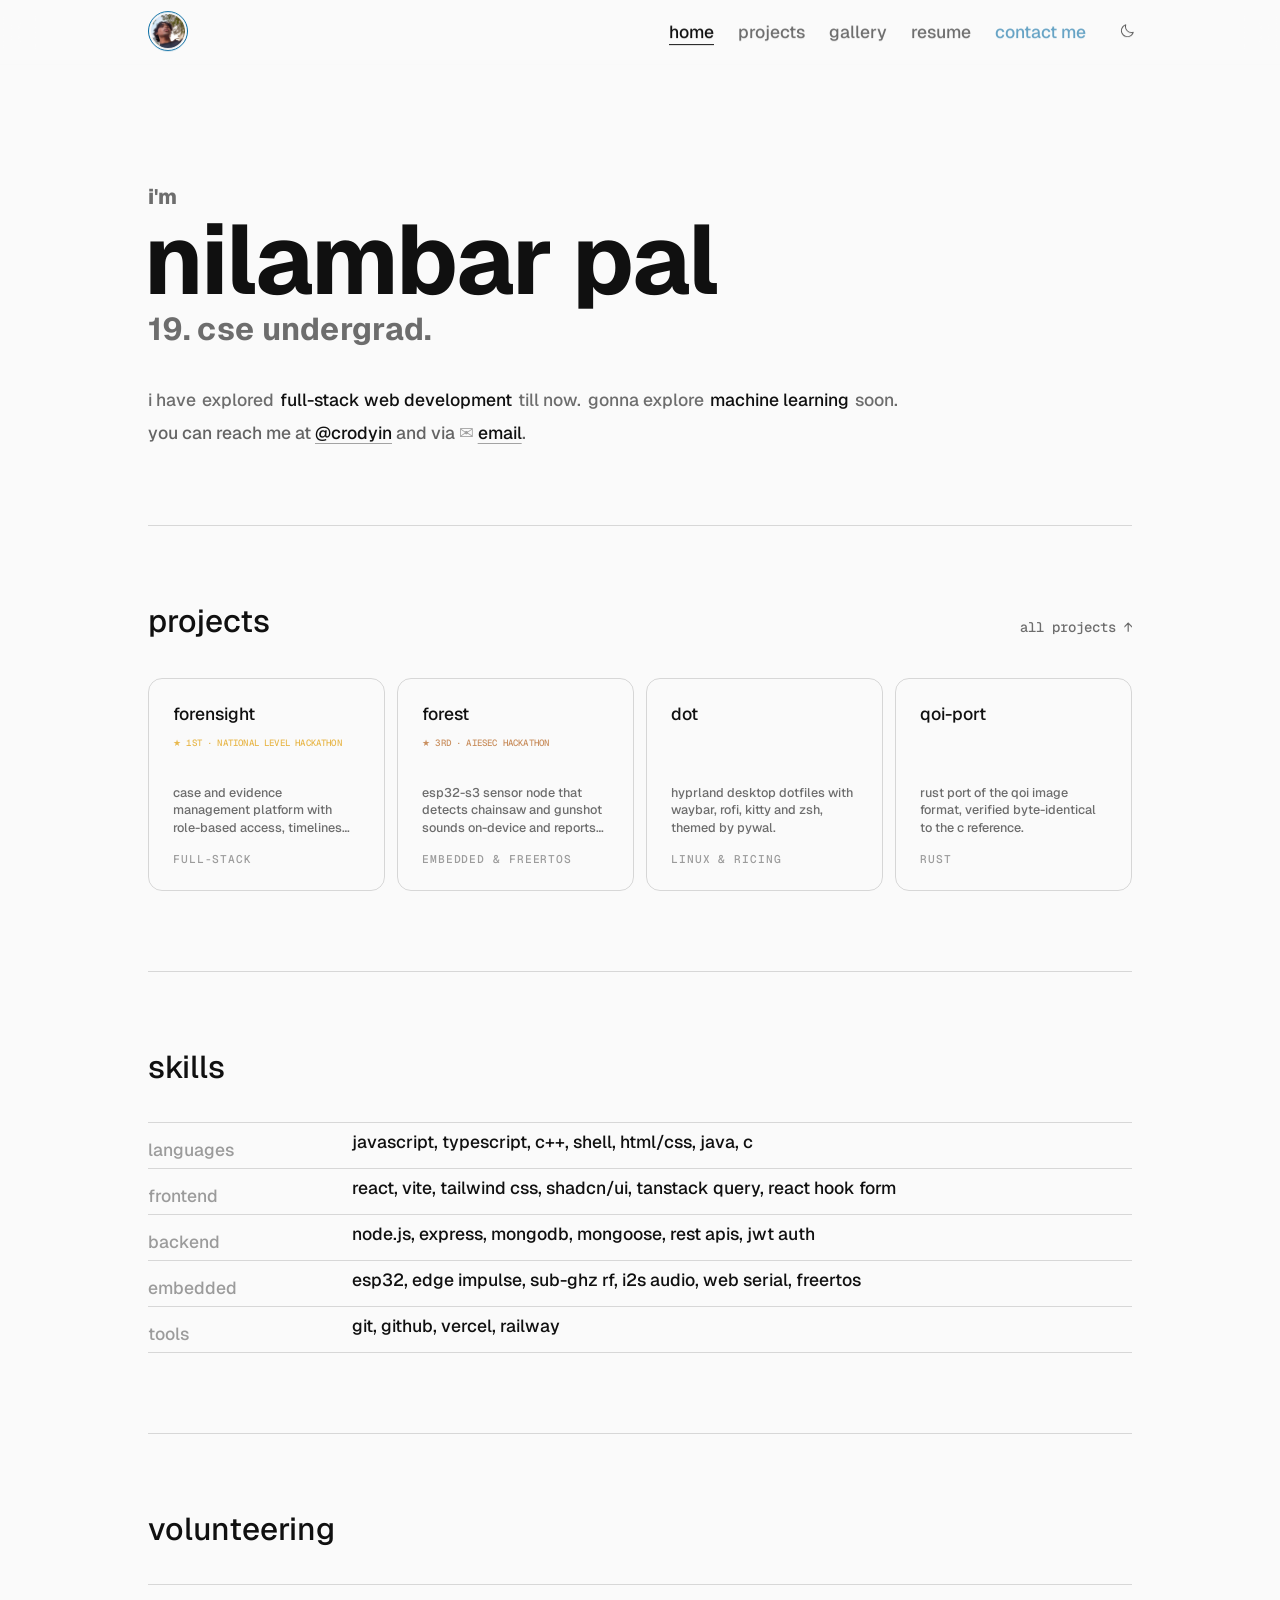
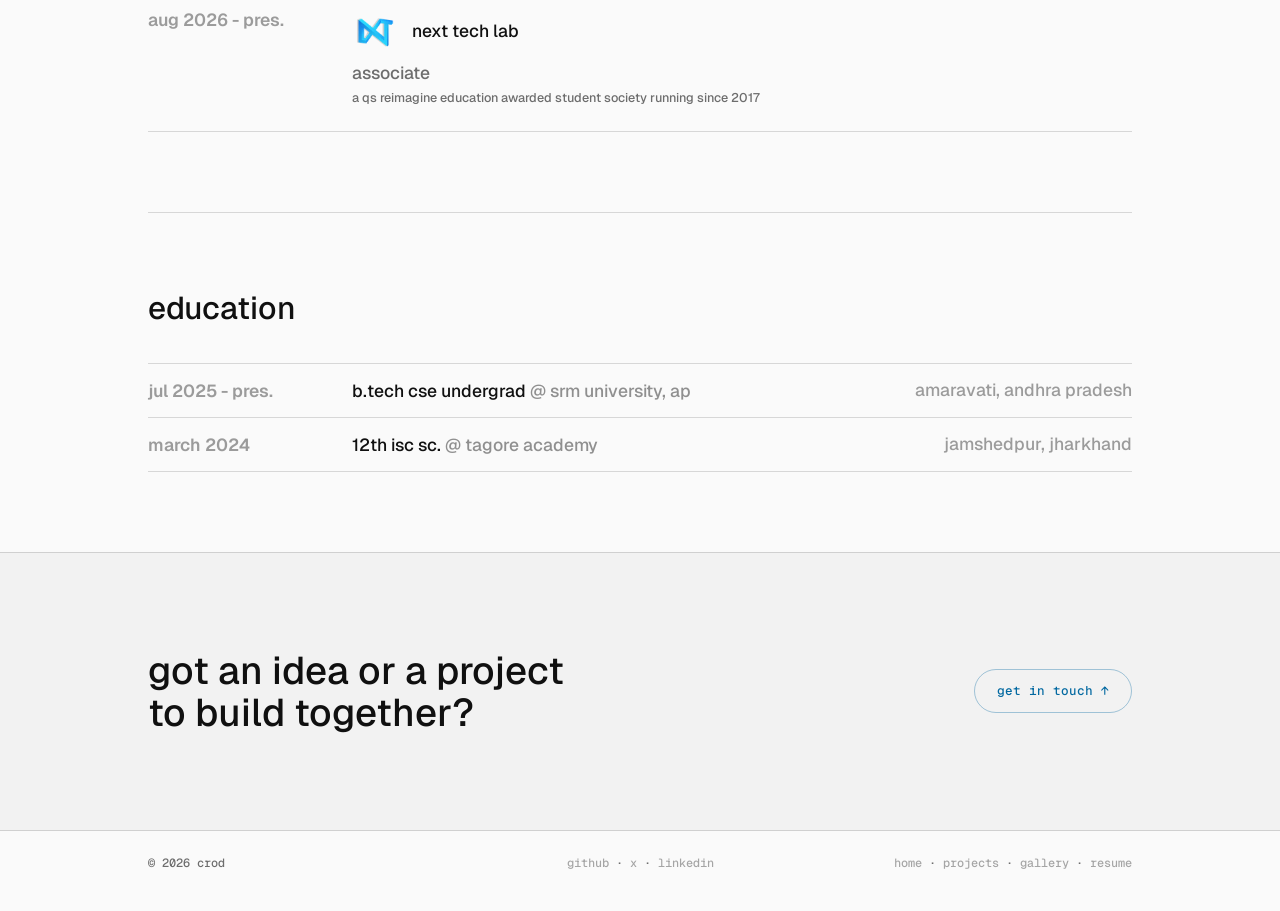
<file: index.html>
<!DOCTYPE html>
<html lang="en">
<head>
<meta charset="UTF-8">
<meta name="viewport" content="width=device-width, initial-scale=1.0">
<title>nilambar pal</title>
<meta name="description" content="nilambar pal, 19. cse undergrad. explored full-stack web development, embedded systems and more.">
<link rel="preconnect" href="https://fonts.googleapis.com">
<link rel="preconnect" href="https://fonts.gstatic.com" crossorigin>
<link href="https://fonts.googleapis.com/css2?family=Geist:wght@400;500;600;700;800&family=Geist+Mono:wght@400;500&display=swap" rel="stylesheet">
<link rel="icon" href="favicon.ico" sizes="16x16 32x32 48x48">
<link rel="icon" href="photos/favicon.png" type="image/png">
<link rel="apple-touch-icon" href="apple-touch-icon.png">
<link rel="stylesheet" href="styles.css?v=10">
<meta name="theme-color" content="#000000">
<script>try{var t=localStorage.getItem("crod-theme");if(t!=="light"&&t!=="dark"){t=matchMedia("(prefers-color-scheme: light)").matches?"light":"dark";}document.documentElement.setAttribute("data-theme",t);}catch(e){}</script>
</head>
<body id="top">
<a class="skip" href="#main">skip to content</a>

<header class="site-nav" role="banner">
  <div class="container nav-inner">
    <div class="nav-brand">
      <button class="nav-avatar" type="button" aria-label="change profile photo" aria-pressed="false"><img src="photos/pfp-2.png" alt="nilambar pal" width="56" height="56"></button>
    </div>
    <nav aria-label="primary">
      <a href="#top" data-nav="top">home</a>
      <a href="projects.html">projects</a>
      <a href="gallery.html">gallery</a>
      <a href="resume.pdf" target="_blank" rel="noopener noreferrer">resume</a>
      <a href="#contact" data-nav="contact">contact me</a>
    </nav>
    <button id="theme-btn" class="theme-btn" type="button" aria-label="switch to light mode"><svg class="icon-sun" viewBox="0 0 256 256" fill="currentColor" aria-hidden="true"><path d="M120,40V16a8,8,0,0,1,16,0V40a8,8,0,0,1-16,0Zm72,88a64,64,0,1,1-64-64A64.07,64.07,0,0,1,192,128Zm-16,0a48,48,0,1,0-48,48A48.05,48.05,0,0,0,176,128ZM58.34,69.66A8,8,0,0,0,69.66,58.34l-16-16A8,8,0,0,0,42.34,53.66Zm0,116.68-16,16a8,8,0,0,0,11.32,11.32l16-16a8,8,0,0,0-11.32-11.32ZM192,72a8,8,0,0,0,5.66-2.34l16-16a8,8,0,0,0-11.32-11.32l-16,16A8,8,0,0,0,192,72Zm5.66,114.34a8,8,0,0,0-11.32,11.32l16,16a8,8,0,0,0,11.32-11.32ZM48,128a8,8,0,0,0-8-8H16a8,8,0,0,0,0,16H40A8,8,0,0,0,48,128Zm80,80a8,8,0,0,0-8,8v24a8,8,0,0,0,16,0V216A8,8,0,0,0,128,208Zm112-88H216a8,8,0,0,0,0,16h24a8,8,0,0,0,0-16Z"/></svg><svg class="icon-moon" viewBox="0 0 256 256" fill="currentColor" aria-hidden="true"><path d="M233.54,142.23a8,8,0,0,0-8-2,88.08,88.08,0,0,1-109.8-109.8,8,8,0,0,0-10-10,104.84,104.84,0,0,0-52.91,37A104,104,0,0,0,136,224a103.09,103.09,0,0,0,62.52-20.88,104.84,104.84,0,0,0,37-52.91A8,8,0,0,0,233.54,142.23ZM188.9,190.34A88,88,0,0,1,65.66,67.11a89,89,0,0,1,31.4-26A106,106,0,0,0,96,56,104.11,104.11,0,0,0,200,160a106,106,0,0,0,14.92-1.06A89,89,0,0,1,188.9,190.34Z"/></svg></button>
    <button id="menu-btn" class="menu-btn" type="button" aria-label="open menu" aria-expanded="false"><span class="burger-lines" aria-hidden="true"><i></i><i></i><i></i></span></button>
  </div>
</header>

<main id="main">
  <!-- hero -->
  <section class="hero" aria-labelledby="name-heading">
   <div class="container">
    <p class="hero-eyebrow">i'm</p>
    <h1 id="name-heading" class="hero-name">nilambar pal</h1>
    <p class="hero-sub">19. cse undergrad.</p>

    <p class="hero-line hero-line-one">
      <span class="lead">i have</span>
      <span class="lead">explored</span>
      <span class="roller-stack" id="roller-a" aria-live="off" aria-hidden="true">
        <span class="roller-phrase is-active">full-stack web development</span>
        <span class="roller-phrase">embedded systems</span>
        <span class="roller-phrase">how to larp in tech</span>
      </span>
      <span class="tail">till now.</span>
      <span class="hero-break" aria-hidden="true"></span>
      <span class="lead">gonna explore</span>
      <span class="roller-stack" id="roller-b" aria-live="off" aria-hidden="true">
        <span class="roller-phrase is-active">machine learning</span>
        <span class="roller-phrase">web3</span>
        <span class="roller-phrase">random stuff</span>
      </span>
      <span class="tail">soon.</span>
    </p>

    <p class="visually-hidden">i have explored full-stack web development, embedded systems and how to larp in tech till now. gonna explore machine learning, web3 and random stuff soon.</p>

    <p class="reach-line">you can reach me at <a class="keyword" href="https://x.com/crodyin" target="_blank" rel="noopener noreferrer">@crodyin</a> and via <span class="mail-mark" aria-hidden="true">&#9993;</span> <a class="keyword" href="mailto:crodyyyyy@gmail.com">email</a>.</p>
   </div>
  </section>

  <!-- projects -->
  <section id="projects" class="section" aria-labelledby="projects-heading">
   <div class="container">
    <div class="section-head">
      <h2 id="projects-heading" class="section-heading">projects</h2>
      <a class="all-link" href="projects.html">all projects <span class="all-arrow" aria-hidden="true">&#8593;</span></a>
    </div>
    <div id="project-grid" class="project-box">
      <div class="skeleton-cell" aria-hidden="true"></div>
      <div class="skeleton-cell" aria-hidden="true"></div>
      <div class="skeleton-cell" aria-hidden="true"></div>
      <div class="skeleton-cell" aria-hidden="true"></div>
    </div>
   </div>
  </section>

  <!-- activity -->
  <section id="activity" class="section" aria-labelledby="activity-heading" hidden>
   <div class="container">
    <div class="section-head">
      <h2 id="activity-heading" class="section-heading">github activity</h2>
      <p class="activity-total" id="activity-total"></p>
    </div>
    <div class="activity-scroll">
      <div class="activity-months" id="activity-months" aria-hidden="true"></div>
      <div class="activity-grid" id="activity-grid" role="img" aria-label="github contribution activity for the last year"></div>
    </div>
    <div class="activity-legend" aria-hidden="true"><span>less</span><span class="sw lv0"></span><span class="sw lv1"></span><span class="sw lv2"></span><span class="sw lv3"></span><span class="sw lv4"></span><span>more</span></div>
   </div>
  </section>

  <!-- skills -->
  <section id="skills" class="section" aria-labelledby="skills-heading">
   <div class="container">
    <h2 id="skills-heading" class="section-heading">skills</h2>
    <div class="skill-rows">
      <div class="skill-row">
        <p class="skill-label">languages</p>
        <div class="skill-pills"><span>javascript</span><span>typescript</span><span>c++</span><span>shell</span><span>html/css</span><span>java</span><span>c</span></div>
      </div>
      <div class="skill-row">
        <p class="skill-label">frontend</p>
        <div class="skill-pills"><span>react</span><span>vite</span><span>tailwind css</span><span>shadcn/ui</span><span>tanstack query</span><span>react hook form</span></div>
      </div>
      <div class="skill-row">
        <p class="skill-label">backend</p>
        <div class="skill-pills"><span>node.js</span><span>express</span><span>mongodb</span><span>mongoose</span><span>rest apis</span><span>jwt auth</span></div>
      </div>
      <div class="skill-row">
        <p class="skill-label">embedded</p>
        <div class="skill-pills"><span>esp32</span><span>edge impulse</span><span>sub-ghz rf</span><span>i2s audio</span><span>web serial</span><span>freertos</span></div>
      </div>
      <div class="skill-row">
        <p class="skill-label">tools</p>
        <div class="skill-pills"><span>git</span><span>github</span><span>vercel</span><span>railway</span></div>
      </div>
    </div>
   </div>
  </section>

  <!-- volunteering -->
  <section id="volunteering" class="section" aria-labelledby="vol-heading">
   <div class="container">
    <h2 id="vol-heading" class="section-heading">volunteering</h2>
    <div class="vol-row">
      <p class="vol-dates">aug 2026 - pres.</p>
      <div class="vol-main">
        <div class="vol-head">
          <img class="vol-logo" src="photos/NTLlogo.webp" alt="next tech lab logo" width="88" height="88">
          <p class="vol-org">next tech lab</p>
        </div>
        <p class="vol-role">associate</p>
        <p class="vol-desc">a qs reimagine education awarded student society running since 2017</p>
      </div>
    </div>
   </div>
  </section>

  <!-- education -->
  <section id="education" class="section" aria-labelledby="edu-heading">
   <div class="container">
    <h2 id="edu-heading" class="section-heading">education</h2>
    <div class="vol-row edu-row">
      <p class="vol-dates">jul 2025 - pres.</p>
      <div class="vol-main">
        <p class="vol-org">b.tech cse undergrad <span class="edu-at">@ srm university, ap</span></p>
      </div>
      <p class="vol-loc">amaravati, andhra pradesh</p>
    </div>
    <div class="vol-row edu-row">
      <p class="vol-dates">march 2024</p>
      <div class="vol-main">
        <p class="vol-org">12th isc sc. <span class="edu-at">@ tagore academy</span></p>
      </div>
      <p class="vol-loc">jamshedpur, jharkhand</p>
    </div>
   </div>
  </section>
</main>

<!-- contact + footer -->
<section id="contact" class="contact-band" aria-labelledby="contact-heading">
  <div class="container contact-inner">
    <h2 id="contact-heading" class="contact-title">got an idea or a project to build together?</h2>
    <a class="contact-btn" href="https://x.com/crodyin" target="_blank" rel="noopener noreferrer">get in touch <span class="contact-arrow" aria-hidden="true">&#8593;</span></a>
  </div>
</section>

<footer class="site-footer">
  <div class="container footer-inner">
    <p>&copy; 2026 crod</p>
    <p class="footer-links"><a href="https://github.com/crodyy" target="_blank" rel="noopener noreferrer">github</a> <span aria-hidden="true">&middot;</span> <a href="https://x.com/crodyy" target="_blank" rel="noopener noreferrer">x</a> <span aria-hidden="true">&middot;</span> <a href="https://www.linkedin.com/in/nilambar-pal/" target="_blank" rel="noopener noreferrer">linkedin</a></p>
    <p class="footer-links"><a href="#top">home</a> <span aria-hidden="true">&middot;</span> <a href="projects.html">projects</a> <span aria-hidden="true">&middot;</span> <a href="gallery.html">gallery</a> <span aria-hidden="true">&middot;</span> <a href="resume.pdf" target="_blank" rel="noopener noreferrer">resume</a></p>
  </div>
</footer>

<canvas id="burst" class="burst-canvas" aria-hidden="true"></canvas>

<script src="script.js?v=6"></script>
</body>
</html>
</file>
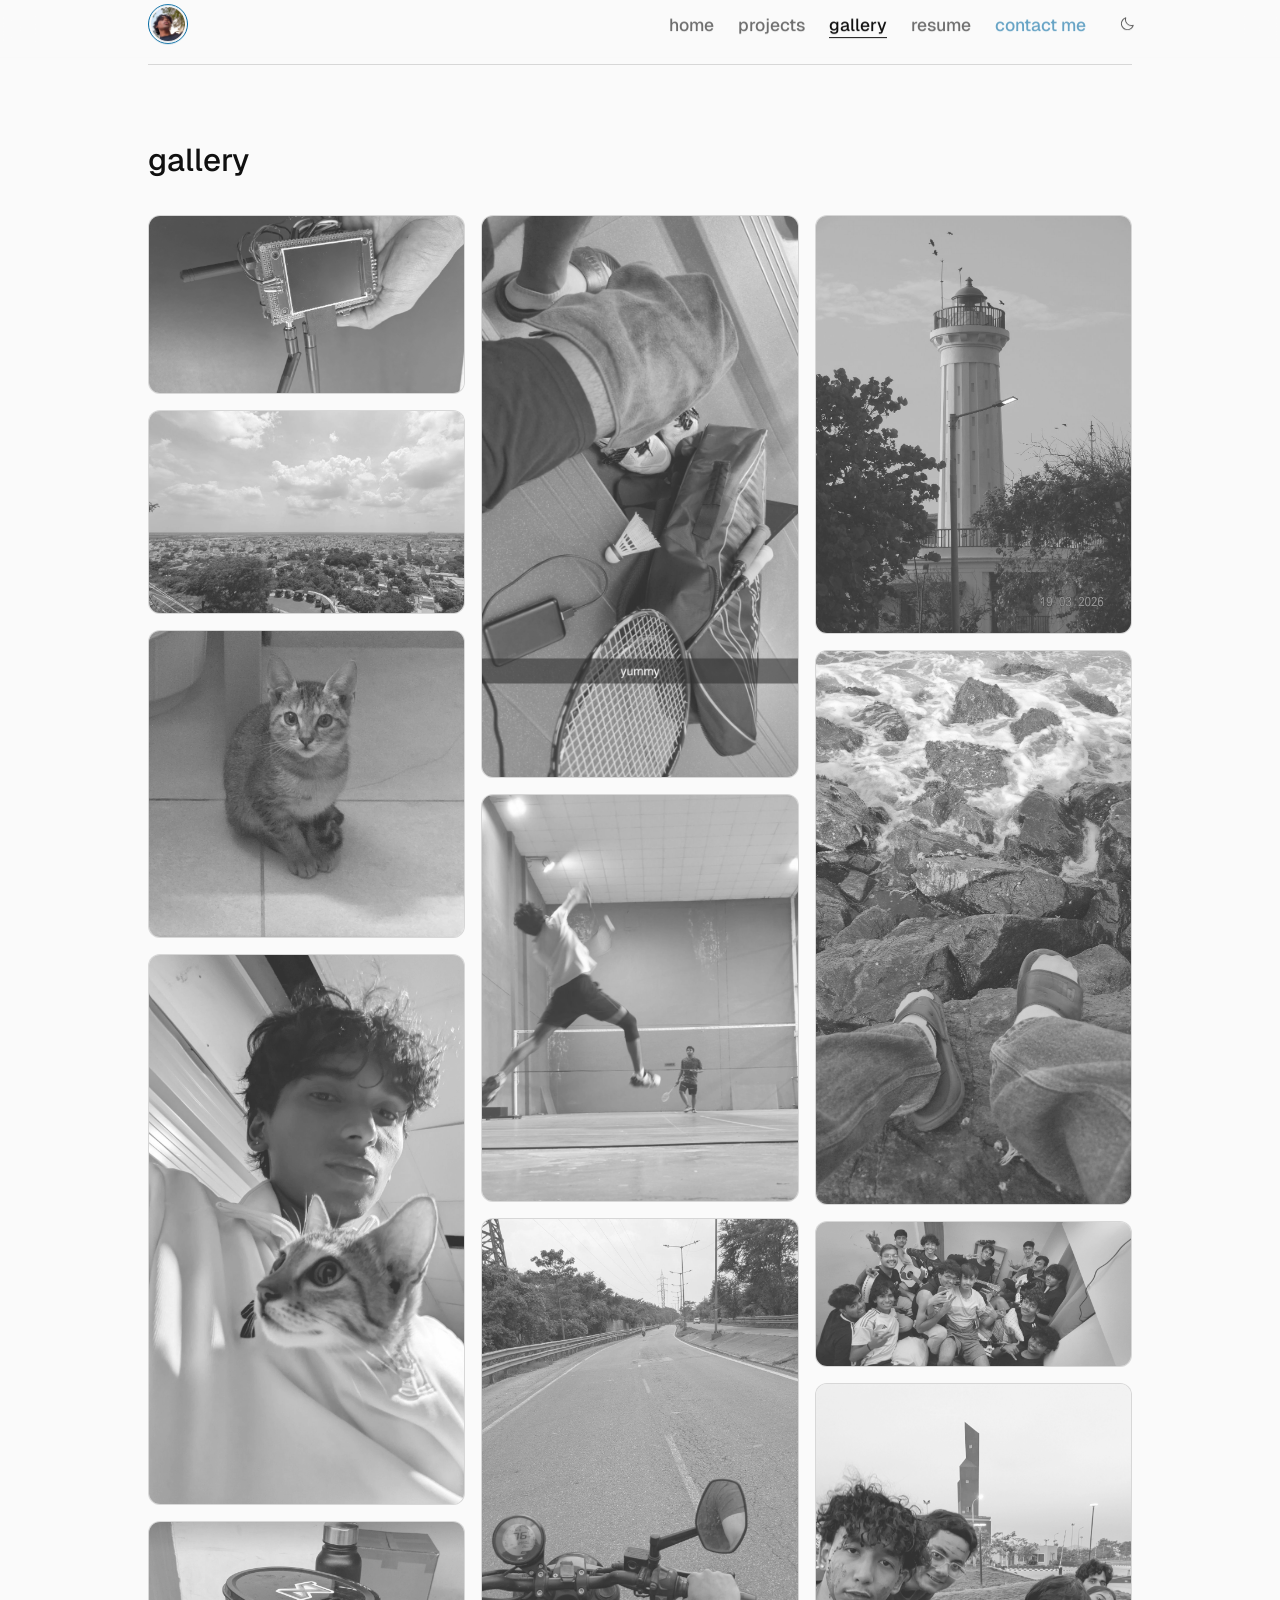
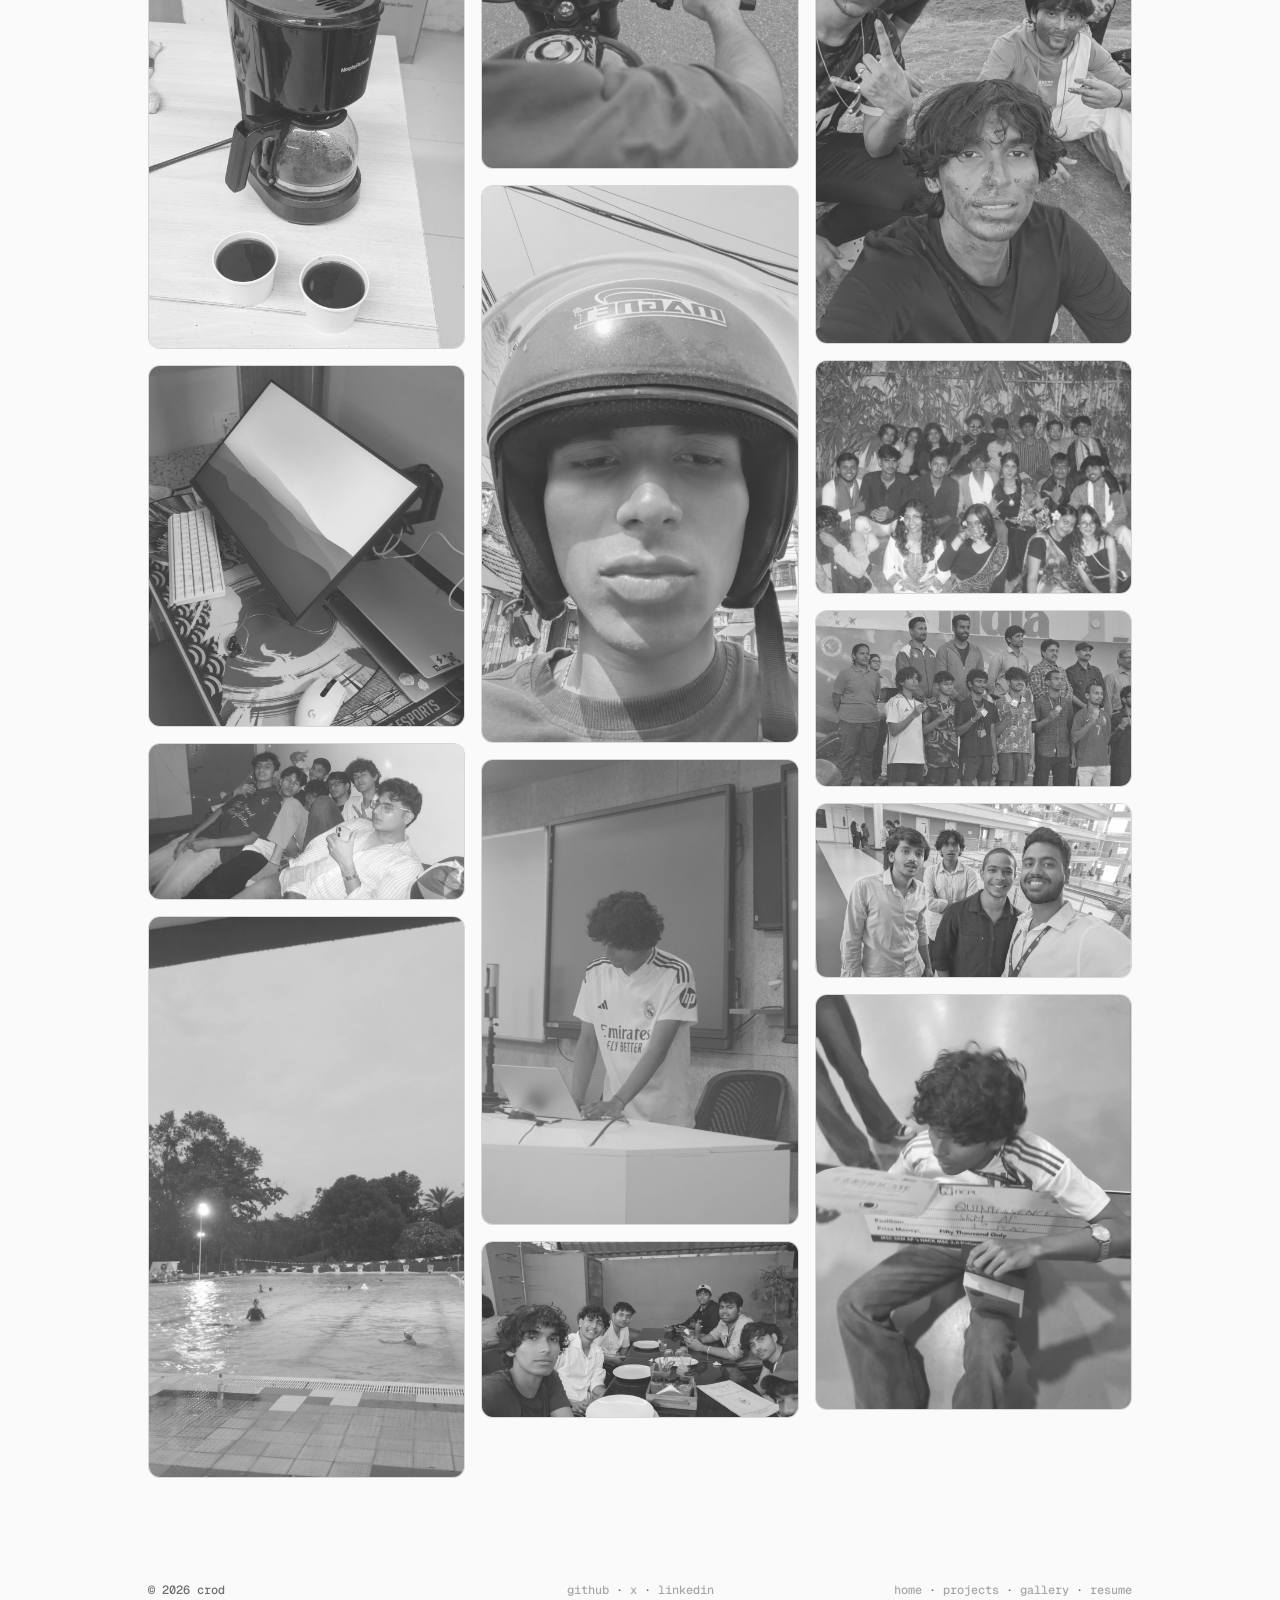
<file: gallery.html>
<!DOCTYPE html>
<html lang="en">
<head>
<meta charset="UTF-8">
<meta name="viewport" content="width=device-width, initial-scale=1.0">
<title>gallery - nilambar pal</title>
<meta name="description" content="gallery - nilambar pal.">
<link rel="preconnect" href="https://fonts.googleapis.com">
<link rel="preconnect" href="https://fonts.gstatic.com" crossorigin>
<link href="https://fonts.googleapis.com/css2?family=Geist:wght@400;500;600;700;800&family=Geist+Mono:wght@400;500&display=swap" rel="stylesheet">
<link rel="icon" href="favicon.ico" sizes="16x16 32x32 48x48">
<link rel="icon" href="photos/favicon.png" type="image/png">
<link rel="apple-touch-icon" href="apple-touch-icon.png">
<link rel="stylesheet" href="styles.css?v=10">
<meta name="theme-color" content="#000000">
<script>try{var t=localStorage.getItem("crod-theme");if(t!=="light"&&t!=="dark"){t=matchMedia("(prefers-color-scheme: light)").matches?"light":"dark";}document.documentElement.setAttribute("data-theme",t);}catch(e){}</script>
</head>
<body id="top">
<a class="skip" href="#main">skip to content</a>

<header class="site-nav" role="banner">
  <div class="container nav-inner">
    <div class="nav-brand">
      <button class="nav-avatar" type="button" aria-label="change profile photo" aria-pressed="false"><img src="photos/pfp-2.png" alt="nilambar pal" width="56" height="56"></button>
    </div>
    <nav aria-label="primary">
      <a href="index.html">home</a>
      <a href="projects.html">projects</a>
      <a href="gallery.html" class="is-active" aria-current="page">gallery</a>
      <a href="resume.pdf" target="_blank" rel="noopener noreferrer">resume</a>
      <a href="index.html#contact">contact me</a>
    </nav>
    <button id="theme-btn" class="theme-btn" type="button" aria-label="switch to light mode"><svg class="icon-sun" viewBox="0 0 256 256" fill="currentColor" aria-hidden="true"><path d="M120,40V16a8,8,0,0,1,16,0V40a8,8,0,0,1-16,0Zm72,88a64,64,0,1,1-64-64A64.07,64.07,0,0,1,192,128Zm-16,0a48,48,0,1,0-48,48A48.05,48.05,0,0,0,176,128ZM58.34,69.66A8,8,0,0,0,69.66,58.34l-16-16A8,8,0,0,0,42.34,53.66Zm0,116.68-16,16a8,8,0,0,0,11.32,11.32l16-16a8,8,0,0,0-11.32-11.32ZM192,72a8,8,0,0,0,5.66-2.34l16-16a8,8,0,0,0-11.32-11.32l-16,16A8,8,0,0,0,192,72Zm5.66,114.34a8,8,0,0,0-11.32,11.32l16,16a8,8,0,0,0,11.32-11.32ZM48,128a8,8,0,0,0-8-8H16a8,8,0,0,0,0,16H40A8,8,0,0,0,48,128Zm80,80a8,8,0,0,0-8,8v24a8,8,0,0,0,16,0V216A8,8,0,0,0,128,208Zm112-88H216a8,8,0,0,0,0,16h24a8,8,0,0,0,0-16Z"/></svg><svg class="icon-moon" viewBox="0 0 256 256" fill="currentColor" aria-hidden="true"><path d="M233.54,142.23a8,8,0,0,0-8-2,88.08,88.08,0,0,1-109.8-109.8,8,8,0,0,0-10-10,104.84,104.84,0,0,0-52.91,37A104,104,0,0,0,136,224a103.09,103.09,0,0,0,62.52-20.88,104.84,104.84,0,0,0,37-52.91A8,8,0,0,0,233.54,142.23ZM188.9,190.34A88,88,0,0,1,65.66,67.11a89,89,0,0,1,31.4-26A106,106,0,0,0,96,56,104.11,104.11,0,0,0,200,160a106,106,0,0,0,14.92-1.06A89,89,0,0,1,188.9,190.34Z"/></svg></button>
    <button id="menu-btn" class="menu-btn" type="button" aria-label="open menu" aria-expanded="false"><span class="burger-lines" aria-hidden="true"><i></i><i></i><i></i></span></button>
  </div>
</header>

<main id="main">
  <section class="section" aria-labelledby="gallery-heading">
   <div class="container">
    <h1 id="gallery-heading" class="section-heading">gallery</h1>
    <div class="gallery-grid">
      <div class="g-item"><img src="photos/gallery/bruce.jpg" alt="bruce" loading="lazy"></div>
      <div class="g-item"><img src="photos/gallery/mangalagiri.jpg" alt="mangalagiri" loading="lazy"></div>
      <div class="g-item"><img src="photos/gallery/cat%202.jpg" alt="cat 2" loading="lazy"></div>
      <div class="g-item"><img src="photos/gallery/cat%201.jpg" alt="cat 1" loading="lazy"></div>
      <div class="g-item"><img src="photos/gallery/first%20coffee%20in%20ntl.jpg" alt="first coffee in ntl" loading="lazy"></div>
      <div class="g-item"><img src="photos/gallery/yummy.jpg" alt="yummy" loading="lazy"></div>
      <div class="g-item"><img src="photos/gallery/houseparty.jpg" alt="houseparty" loading="lazy"></div>
      <div class="g-item"><img src="photos/gallery/swimming.jpg" alt="swimming" loading="lazy"></div>
      <div class="g-item"><img src="photos/gallery/badminton%202.jpg" alt="badminton 2" loading="lazy"></div>
      <div class="g-item"><img src="photos/gallery/badminton%201.jpg" alt="badminton 1" loading="lazy"></div>
      <div class="g-item"><img src="photos/gallery/home.jpg" alt="home" loading="lazy"></div>
      <div class="g-item"><img src="photos/gallery/random%201.jpg" alt="random 1" loading="lazy"></div>
      <div class="g-item"><img src="photos/gallery/aiesec.jpg" alt="aiesec" loading="lazy"></div>
      <div class="g-item"><img src="photos/gallery/pondi%203.png" alt="pondi 3" loading="lazy"></div>
      <div class="g-item"><img src="photos/gallery/pondi%202.jpg" alt="pondi 2" loading="lazy"></div>
      <div class="g-item"><img src="photos/gallery/pondi%201.jpg" alt="pondi 1" loading="lazy"></div>
      <div class="g-item"><img src="photos/gallery/random%203.png" alt="random 3" loading="lazy"></div>
      <div class="g-item"><img src="photos/gallery/random%206.png" alt="random 6" loading="lazy"></div>
      <div class="g-item"><img src="photos/gallery/garba.png" alt="garba" loading="lazy"></div>
      <div class="g-item"><img src="photos/gallery/isc.jpg" alt="isc" loading="lazy"></div>
      <div class="g-item"><img src="photos/gallery/random%202.png" alt="random 2" loading="lazy"></div>
      <div class="g-item"><img src="photos/gallery/hack%20msc.jpg" alt="hack msc" loading="lazy"></div>
    </div>
   </div>
  </section>
</main>

<footer class="site-footer">
  <div class="container footer-inner">
    <p>&copy; 2026 crod</p>
    <p class="footer-links"><a href="https://github.com/crodyy" target="_blank" rel="noopener noreferrer">github</a> <span aria-hidden="true">&middot;</span> <a href="https://x.com/crodyy" target="_blank" rel="noopener noreferrer">x</a> <span aria-hidden="true">&middot;</span> <a href="https://www.linkedin.com/in/nilambar-pal/" target="_blank" rel="noopener noreferrer">linkedin</a></p>
    <p class="footer-links"><a href="index.html">home</a> <span aria-hidden="true">&middot;</span> <a href="projects.html">projects</a> <span aria-hidden="true">&middot;</span> <a href="gallery.html">gallery</a> <span aria-hidden="true">&middot;</span> <a href="resume.pdf" target="_blank" rel="noopener noreferrer">resume</a></p>
  </div>
</footer>

<canvas id="burst" class="burst-canvas" aria-hidden="true"></canvas>

<script src="script.js?v=6"></script>
</body>
</html>
</file>
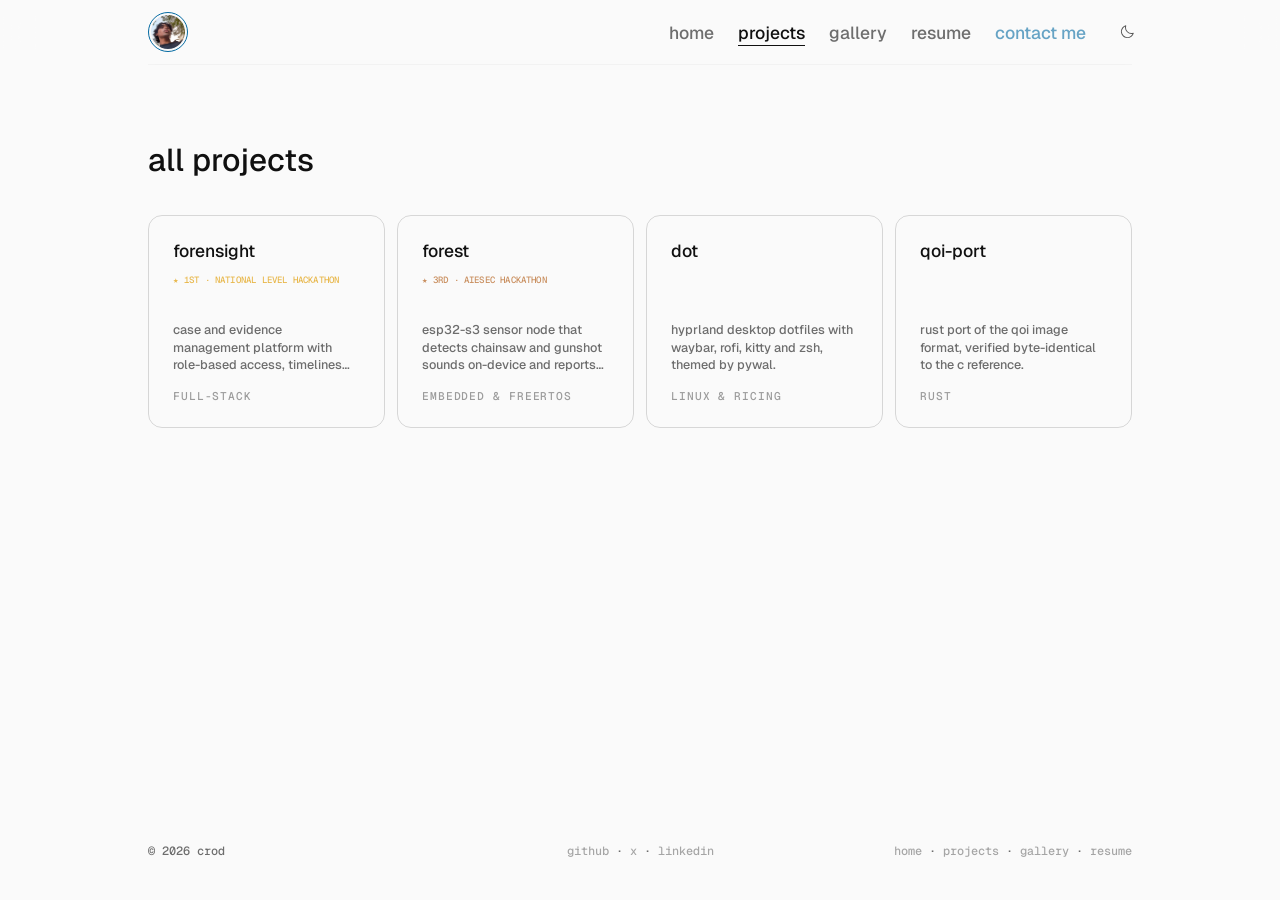
<file: projects.html>
<!DOCTYPE html>
<html lang="en">
<head>
<meta charset="UTF-8">
<meta name="viewport" content="width=device-width, initial-scale=1.0">
<title>projects - nilambar pal</title>
<meta name="description" content="projects - nilambar pal.">
<link rel="preconnect" href="https://fonts.googleapis.com">
<link rel="preconnect" href="https://fonts.gstatic.com" crossorigin>
<link href="https://fonts.googleapis.com/css2?family=Geist:wght@400;500;600;700;800&family=Geist+Mono:wght@400;500&display=swap" rel="stylesheet">
<link rel="icon" href="favicon.ico" sizes="16x16 32x32 48x48">
<link rel="icon" href="photos/favicon.png" type="image/png">
<link rel="apple-touch-icon" href="apple-touch-icon.png">
<link rel="stylesheet" href="styles.css?v=10">
<meta name="theme-color" content="#000000">
<script>try{var t=localStorage.getItem("crod-theme");if(t!=="light"&&t!=="dark"){t=matchMedia("(prefers-color-scheme: light)").matches?"light":"dark";}document.documentElement.setAttribute("data-theme",t);}catch(e){}</script>
</head>
<body id="top">
<a class="skip" href="#main">skip to content</a>

<header class="site-nav" role="banner">
  <div class="container nav-inner">
    <div class="nav-brand">
      <button class="nav-avatar" type="button" aria-label="change profile photo" aria-pressed="false"><img src="photos/pfp-2.png" alt="nilambar pal" width="56" height="56"></button>
    </div>
    <nav aria-label="primary">
      <a href="index.html">home</a>
      <a href="projects.html" class="is-active" aria-current="page">projects</a>
      <a href="gallery.html">gallery</a>
      <a href="resume.pdf" target="_blank" rel="noopener noreferrer">resume</a>
      <a href="index.html#contact">contact me</a>
    </nav>
    <button id="theme-btn" class="theme-btn" type="button" aria-label="switch to light mode"><svg class="icon-sun" viewBox="0 0 256 256" fill="currentColor" aria-hidden="true"><path d="M120,40V16a8,8,0,0,1,16,0V40a8,8,0,0,1-16,0Zm72,88a64,64,0,1,1-64-64A64.07,64.07,0,0,1,192,128Zm-16,0a48,48,0,1,0-48,48A48.05,48.05,0,0,0,176,128ZM58.34,69.66A8,8,0,0,0,69.66,58.34l-16-16A8,8,0,0,0,42.34,53.66Zm0,116.68-16,16a8,8,0,0,0,11.32,11.32l16-16a8,8,0,0,0-11.32-11.32ZM192,72a8,8,0,0,0,5.66-2.34l16-16a8,8,0,0,0-11.32-11.32l-16,16A8,8,0,0,0,192,72Zm5.66,114.34a8,8,0,0,0-11.32,11.32l16,16a8,8,0,0,0,11.32-11.32ZM48,128a8,8,0,0,0-8-8H16a8,8,0,0,0,0,16H40A8,8,0,0,0,48,128Zm80,80a8,8,0,0,0-8,8v24a8,8,0,0,0,16,0V216A8,8,0,0,0,128,208Zm112-88H216a8,8,0,0,0,0,16h24a8,8,0,0,0,0-16Z"/></svg><svg class="icon-moon" viewBox="0 0 256 256" fill="currentColor" aria-hidden="true"><path d="M233.54,142.23a8,8,0,0,0-8-2,88.08,88.08,0,0,1-109.8-109.8,8,8,0,0,0-10-10,104.84,104.84,0,0,0-52.91,37A104,104,0,0,0,136,224a103.09,103.09,0,0,0,62.52-20.88,104.84,104.84,0,0,0,37-52.91A8,8,0,0,0,233.54,142.23ZM188.9,190.34A88,88,0,0,1,65.66,67.11a89,89,0,0,1,31.4-26A106,106,0,0,0,96,56,104.11,104.11,0,0,0,200,160a106,106,0,0,0,14.92-1.06A89,89,0,0,1,188.9,190.34Z"/></svg></button>
    <button id="menu-btn" class="menu-btn" type="button" aria-label="open menu" aria-expanded="false"><span class="burger-lines" aria-hidden="true"><i></i><i></i><i></i></span></button>
  </div>
</header>

<main id="main">
  <section class="section" aria-labelledby="projects-heading">
   <div class="container">
    <h1 id="projects-heading" class="section-heading">all projects</h1>
    <div id="project-grid" class="project-box">
      <div class="skeleton-cell" aria-hidden="true"></div>
      <div class="skeleton-cell" aria-hidden="true"></div>
      <div class="skeleton-cell" aria-hidden="true"></div>
      <div class="skeleton-cell" aria-hidden="true"></div>
    </div>
   </div>
  </section>
</main>

<footer class="site-footer">
  <div class="container footer-inner">
    <p>&copy; 2026 crod</p>
    <p class="footer-links"><a href="https://github.com/crodyy" target="_blank" rel="noopener noreferrer">github</a> <span aria-hidden="true">&middot;</span> <a href="https://x.com/crodyy" target="_blank" rel="noopener noreferrer">x</a> <span aria-hidden="true">&middot;</span> <a href="https://www.linkedin.com/in/nilambar-pal/" target="_blank" rel="noopener noreferrer">linkedin</a></p>
    <p class="footer-links"><a href="index.html">home</a> <span aria-hidden="true">&middot;</span> <a href="projects.html">projects</a> <span aria-hidden="true">&middot;</span> <a href="gallery.html">gallery</a> <span aria-hidden="true">&middot;</span> <a href="resume.pdf" target="_blank" rel="noopener noreferrer">resume</a></p>
  </div>
</footer>

<canvas id="burst" class="burst-canvas" aria-hidden="true"></canvas>

<script src="script.js?v=6"></script>
</body>
</html>
</file>
<file: styles.css>
/* global design system: flat background, strong text, one ice-blue accent.
   light theme swaps the same tokens; nothing below names a raw color twice */
:root {
  color-scheme: dark;
  --bg: #000000;
  --text-strong: #ffffff;
  --name: #ffffff;
  --line: rgba(255, 255, 255, 0.12);
  --surface-hover: rgba(255, 255, 255, 0.04);
  --band: rgba(255, 255, 255, 0.03);
  --skel: rgba(255, 255, 255, 0.06);
  --muted-60: rgba(255, 255, 255, 0.6);
  --faint-35: rgba(255, 255, 255, 0.35);
  --sheen: rgba(255, 255, 255, 0.12);
  --accent: #9eddf7;
  --accent-line: rgba(158, 221, 247, 0.5);
  --accent-faint: rgba(158, 221, 247, 0.4);
  --accent-contrast: #000000;
  --burst: 158, 221, 247;
  --sel-bg: #e5e5e5;
  --sel-fg: #000000;
  --navbg: rgba(0, 0, 0, 0.55);
  --panelbg: rgba(0, 0, 0, 0.82);
  --font-display: "Geist", system-ui, sans-serif;
  --font-ui: "Geist", system-ui, sans-serif;
  --font-mono: "Geist Mono", ui-monospace, monospace;
}
[data-theme="light"] {
  color-scheme: light;
  --bg: #fafafa;
  --text-strong: #101010;
  --name: #101010;
  --line: rgba(0, 0, 0, 0.14);
  --surface-hover: rgba(0, 0, 0, 0.05);
  --band: rgba(0, 0, 0, 0.03);
  --skel: rgba(0, 0, 0, 0.07);
  --muted-60: rgba(0, 0, 0, 0.6);
  --faint-35: rgba(0, 0, 0, 0.35);
  --sheen: rgba(3, 105, 161, 0.12);
  --accent: #0369a1;
  --accent-line: rgba(3, 105, 161, 0.45);
  --accent-faint: rgba(3, 105, 161, 0.35);
  --accent-contrast: #ffffff;
  --burst: 3, 105, 161;
  --sel-bg: #101010;
  --sel-fg: #ffffff;
  --navbg: rgba(250, 250, 250, 0.6);
  --panelbg: rgba(250, 250, 250, 0.85);
}

* { box-sizing: border-box; margin: 0; padding: 0; }

html { scroll-behavior: smooth; scrollbar-width: none; overflow-x: hidden; overflow-x: clip; font-size: 14px; }
html::-webkit-scrollbar, body::-webkit-scrollbar { display: none; }

body {
  background: var(--bg);
  color: var(--text-strong);
  font-family: var(--font-ui);
  line-height: 1.4;
  text-transform: lowercase;
  -webkit-font-smoothing: antialiased;
  overflow-x: hidden;
  min-height: 100vh;
  min-height: 100dvh;
  display: flex;
  flex-direction: column;
  padding-top: 64px;
  cursor: url("cursors/cursor-sm.png") 4 1, url("cursors/arrow-32.cur"), auto;
}
main { flex: 1 0 auto; }

/* interactive elements get the larger arrow. no hand cursor anywhere.
   bibata modern ice assets, see cursors/LICENSE-bibata.txt */
a, button, .project-cell, .contact-btn {
  cursor: url("cursors/cursor-md.png") 5 1, url("cursors/arrow-32.cur"), auto;
}

/* click-burst overlay: fixed, transparent to input, holds burst lines only */
.burst-canvas {
  position: fixed; inset: 0; z-index: 90;
  pointer-events: none;
}

img { display: block; max-width: 100%; }

a { color: inherit; text-decoration: none; }

:focus-visible { outline: 2px solid var(--accent); outline-offset: 4px; }

::selection { background: var(--sel-bg); color: var(--sel-fg); }
::-moz-selection { background: var(--sel-bg); color: var(--sel-fg); }

.visually-hidden {
  position: absolute; width: 1px; height: 1px;
  overflow: hidden; clip: rect(0 0 0 0); white-space: nowrap;
}

.skip {
  position: absolute; left: 16px; top: -48px;
  background: #fff; color: #000; padding: 8px 16px;
  font-family: var(--font-mono); font-size: 0.85rem;
  text-transform: lowercase; z-index: 110;
}
.skip:focus { top: 8px; }

.container {
  width: 100%;
  max-width: 1080px;
  margin-inline: auto;
  padding-inline: clamp(20px, 5vw, 48px);
  box-sizing: border-box;
}

/* layout-only: sections are full-width wrappers with zero inline
   spacing of their own; the single inner .container owns the edges */
.hero, .section {
  padding-inline: 0;
  margin-inline: 0;
}

/* nav */
.site-nav {
  position: fixed; top: 0; left: 0; right: 0; z-index: 100;
  background: var(--navbg);
  -webkit-backdrop-filter: blur(16px) saturate(160%);
  backdrop-filter: blur(16px) saturate(160%);
  border-bottom: 1px solid transparent;
  will-change: transform;
  transition: border-color 200ms ease-out;
}
.site-nav[data-scrolled="true"] { border-bottom-color: var(--line); }
.nav-inner {
  display: flex; align-items: center; gap: 24px;
  height: 64px;
}
.nav-brand { display: flex; align-items: center; gap: 8px; flex-shrink: 0; margin-right: auto; }
.nav-avatar {
  display: block; width: 40px; height: 40px; flex-shrink: 0;
  border-radius: 50%; overflow: hidden;
  border: 1px solid var(--accent);
  padding: 2px; background: var(--bg);
}
.nav-avatar img {
  width: 100%; height: 100%;
  border-radius: 50%;
  object-fit: cover; object-position: center 20%;
}
.logo-btn {
  background: none; border: 0;
  font-family: var(--font-ui); font-weight: 400; font-size: 1.1rem;
  line-height: 1.4; white-space: nowrap;
  color: var(--text-strong); opacity: 1;
  min-width: 120px; text-align: left;
  padding: 4px 0;
}
.logo-btn span {
  display: inline-block;
  transition: opacity 100ms ease-out;
}
.logo-btn span.is-fading { opacity: 0; }
.site-nav nav { display: flex; align-items: center; gap: 24px; flex-shrink: 0; }
.site-nav nav a {
  font-family: var(--font-ui); font-weight: 500; font-size: 0.9rem;
  line-height: 1.2; color: var(--text-strong); opacity: 0.6;
  text-decoration: none; white-space: nowrap;
  transition: opacity 200ms ease-out;
}
.site-nav nav a:hover { opacity: 1; }
.site-nav nav a.is-active {
  opacity: 1; text-decoration: underline;
  text-decoration-thickness: 1px; text-underline-offset: 6px;
}
.site-nav nav a:last-child { color: var(--accent); }

/* theme toggle: sun/moon button living in the header */
.theme-btn {
  width: 34px; height: 34px; flex-shrink: 0;
  display: flex; align-items: center; justify-content: center;
  background: transparent; color: var(--text-strong);
  border: 0;
  padding: 0;
  margin-right: -12px;
  opacity: 0.7; transition: opacity 150ms ease-out;
}
.theme-btn:hover { opacity: 1; }
.theme-btn svg { width: 16px; height: 16px; display: block; }
.theme-btn .icon-moon { display: none; }
[data-theme="light"] .theme-btn .icon-sun { display: none; }
[data-theme="light"] .theme-btn .icon-moon { display: block; }

/* burger button: mobile only, hidden on desktop.
   sits above the open panel so the X stays tappable */
.menu-btn {
  display: none;
  position: relative; z-index: 56;
  background: none; border: 0;
  color: var(--text-strong);
  padding: 8px; margin-right: -8px;
  opacity: 0.7; transition: opacity 150ms ease-out;
}
.menu-btn:hover { opacity: 1; }
.menu-btn .burger-lines { display: block; position: relative; width: 15px; height: 12px; }
.menu-btn .burger-lines i {
  position: absolute; left: 0; width: 100%; height: 1.5px;
  background: currentColor; border-radius: 2px;
  transition: transform 300ms cubic-bezier(0.22, 1, 0.36, 1), opacity 200ms ease-out;
}
.menu-btn .burger-lines i:nth-child(1) { top: 0; }
.menu-btn .burger-lines i:nth-child(2) { top: 5px; }
.menu-btn .burger-lines i:nth-child(3) { top: 10px; }
.menu-btn.is-open .burger-lines i:nth-child(1) { transform: translateY(5px) rotate(45deg); }
.menu-btn.is-open .burger-lines i:nth-child(2) { opacity: 0; }
.menu-btn.is-open .burger-lines i:nth-child(3) { transform: translateY(-5px) rotate(-45deg); }

/* sections: hairline is an in-flow block inside the inner container,
   so it spans exactly the content width, edge to edge with the text.
   sections linked from the nav land fully below it via scroll-margin. */
section[id] { scroll-margin-top: 80px; }
.section { padding: 0 0 80px; }
.section > .container::before {
  content: "";
  display: block;
  height: 1px; background: var(--line);
  margin-bottom: 80px;
}
.section-heading {
  font-family: var(--font-display); font-weight: 500;
  font-size: clamp(1.75rem, 3.5vw, 2.25rem); line-height: 0.95;
  color: var(--text-strong); opacity: 1;
  margin-bottom: 40px;
}
.section-head {
  display: flex; align-items: baseline; justify-content: space-between;
  gap: 16px; margin-bottom: 40px;
}
.section-head .section-heading { margin-bottom: 0; }
.all-link {
  flex-shrink: 0;
  font-family: var(--font-mono); font-weight: 500; font-size: 1rem;
  color: var(--text-strong); opacity: 0.6; white-space: nowrap;
}
.all-link:hover { opacity: 1; }
.all-link .all-arrow { display: inline-block; transition: transform 200ms ease-out; }
.all-link:hover .all-arrow { transform: rotate(20deg); }

/* hero */
.hero { padding-top: 120px; padding-bottom: 80px; text-align: left; }
.hero-eyebrow {
  font-family: var(--font-display); font-weight: 800; font-size: 1.5rem;
  color: var(--text-strong); opacity: 0.6; line-height: 1.2;
  margin-bottom: 4px;
}
.hero-name {
  font-family: var(--font-display); font-weight: 700;
  font-size: clamp(3rem, 13vw, 7rem);
  line-height: 0.95; letter-spacing: -0.02em;
  color: var(--name); opacity: 1;
  max-width: 100%;
  margin-left: -0.04em; /* optical only: offset glyph left side bearing */
}
.hero-sub {
  font-family: var(--font-ui); font-weight: 700; font-size: clamp(1.5rem, 3.5vw, 2.25rem);
  letter-spacing: 0.01em; opacity: 0.6;
  margin-top: 4px; line-height: 1.2;
}
.hero-line {
  display: flex; align-items: baseline; justify-content: flex-start; gap: 0.35em; flex-wrap: wrap;
  font-size: clamp(1rem, 2vw, 1.25rem);
  line-height: 1.4; text-align: left;
}
.hero-line-one { margin-top: 40px; }
.hero-break { display: none; }
@media (max-width: 640px) {
  .hero-break { display: block; width: 100%; height: 0; }
}
.hero-line .lead {
  font-family: var(--font-ui); font-weight: 500;
  font-size: 1em; line-height: inherit; opacity: 0.6;
}
.hero-line .tail { font-weight: 500; opacity: 0.6; }
.hero-line > *, .roller-stack { min-width: 0; }
.roller-stack {
  display: grid;
  max-width: 100%;
  overflow: hidden;
  font-weight: 500; opacity: 1;
  transition: width 500ms cubic-bezier(0.16, 1, 0.3, 1);
}
.roller-stack .roller-phrase {
  grid-area: 1 / 1;
  justify-self: start;
  white-space: nowrap;
  opacity: 0;
  transform: translateY(0.5em);
  transition: opacity 500ms cubic-bezier(0.16, 1, 0.3, 1), transform 500ms cubic-bezier(0.16, 1, 0.3, 1);
  pointer-events: none;
}
.roller-stack .roller-phrase.is-active {
  opacity: 1; transform: translateY(0);
  pointer-events: auto;
}
.roller-stack .roller-phrase.is-exiting {
  opacity: 0; transform: translateY(-0.5em);
}
.reach-line {
  margin-top: 8px;
  font-family: var(--font-ui); font-weight: 500; font-size: clamp(1rem, 2vw, 1.25rem);
  color: var(--muted-60); line-height: 1.4;
  text-align: left;
}
.reach-line .keyword, .hero-line .keyword { font-weight: 500; opacity: 1; color: var(--text-strong); text-decoration: underline; text-decoration-thickness: 1px; text-decoration-color: var(--faint-35); text-underline-offset: 4px; }
.reach-line .keyword:hover, .hero-line .keyword:hover { opacity: 0.6; text-decoration-color: var(--faint-35); }
.mail-mark { opacity: 0.6; }

/* activity heatmap: github contribution grid in site type */
.activity-scroll { overflow-x: auto; padding-bottom: 8px; scrollbar-width: none; }
.activity-scroll::-webkit-scrollbar { display: none; }
.activity-total {
  flex-shrink: 0;
  font-family: var(--font-mono); font-weight: 500; font-size: 0.85rem;
  color: var(--text-strong); opacity: 0.6; white-space: nowrap;
}
.activity-months {
  display: grid; gap: 3px;
  margin-bottom: 8px;
  font-weight: 600; font-size: 0.8rem; opacity: 0.4; line-height: 1.2;
}
.activity-months span { overflow: visible; white-space: nowrap; }
.activity-grid {
  display: grid; grid-template-rows: repeat(7, 14px); grid-auto-flow: column; gap: 3px;
  width: max-content;
}
.activity-grid .act-cell { width: 14px; height: 14px; border-radius: 3px; }
.activity-legend {
  display: flex; align-items: center; justify-content: flex-end; gap: 4px;
  margin-top: 12px;
  font-family: var(--font-mono); font-weight: 500; font-size: 0.72rem;
  color: var(--text-strong); opacity: 0.6;
}
.activity-legend .sw { width: 14px; height: 14px; border-radius: 3px; }
.lv0 { background: rgba(255, 255, 255, 0.07); }
.lv1 { background: #0e4429; }
.lv2 { background: #006d32; }
.lv3 { background: #26a641; }
.lv4 { background: #39d353; }
[data-theme="light"] .lv0 { background: #ebedf0; }
[data-theme="light"] .lv1 { background: #9be9a8; }
[data-theme="light"] .lv2 { background: #40c463; }
[data-theme="light"] .lv3 { background: #30a14e; }
[data-theme="light"] .lv4 { background: #216e39; }

/* skills */
.skill-rows { display: flex; flex-direction: column; }
.skill-row {
  display: grid; grid-template-columns: 180px minmax(0, 1fr); gap: 24px; align-items: start;
  padding: 8px 0; border-top: 1px solid var(--line);
}
.skill-row > * { min-width: 0; }
.skill-rows .skill-row:last-child { border-bottom: 1px solid var(--line); }
.skill-label { font-weight: 500; font-size: 0.9rem; opacity: 0.4; line-height: 1.2; padding-top: 8px; }
.skill-pills { display: flex; flex-wrap: wrap; justify-content: flex-start; gap: 8px 0; min-width: 0; }
.skill-pills span {
  font-weight: 500; font-size: 0.9rem; opacity: 1;
  line-height: 1.2; white-space: nowrap;
}
.skill-pills span:not(:last-child)::after { content: ",\00a0"; }

/* projects */
.project-box {
  display: grid; grid-template-columns: repeat(4, minmax(0, 1fr)); gap: 12px;
}
.project-cell {
  position: relative;
  overflow: hidden;
  display: flex; flex-direction: column;
  padding: 24px; min-height: 150px;
  border: 1px solid var(--line); border-radius: 14px;
  color: var(--text-strong); text-align: left;
  transition: background 150ms ease-out;
}
.project-cell:hover { background: var(--surface-hover); }
/* glass corner: soft light pools in the top-right corner on hover.
   transition lives on the hover rule only: smooth fade-in, instant cut on leave */
.project-cell::after {
  content: ""; position: absolute; top: 0; right: 0;
  width: 140px; height: 140px; pointer-events: none;
  background: radial-gradient(circle at top right, var(--sheen), transparent 70%);
  opacity: 0;
}
.project-cell:hover::after {
  opacity: 1;
  transition: opacity 250ms ease-out;
}
.cell-title { font-weight: 500; font-size: 1rem; opacity: 1; line-height: 1.2; overflow-wrap: anywhere; }
.cell-badge-row { display: block; min-height: 44px; margin-top: 8px; }
.cell-badge {
  display: inline-block;
  font-family: var(--font-mono); font-weight: 500; font-size: 0.65rem;
  text-transform: uppercase; letter-spacing: 0.02em; opacity: 1;
  color: var(--accent);
  line-height: 1.2; white-space: normal;
}
.cell-badge.is-gold { color: #e8b84d; }
.cell-badge.is-bronze { color: #c98f5f; }
.cell-desc {
  font-weight: 500; font-size: 0.9rem; opacity: 0.6; line-height: 1.4;
  margin-top: 8px; min-height: 4.2em;
  display: -webkit-box; -webkit-line-clamp: 3; -webkit-box-orient: vertical; overflow: hidden;
}
.cell-cat {
  margin-top: auto; padding-top: 16px;
  font-family: var(--font-mono); font-weight: 500; font-size: 0.8rem;
  text-transform: uppercase; letter-spacing: 0.08em; opacity: 0.4; line-height: 1.2;
}
.skeleton-cell {
  min-height: 150px; padding: 24px;
  border: 1px solid var(--line); border-radius: 14px;
  background: var(--skel);
  animation: pulse 1.4s ease-in-out infinite;
}
@keyframes pulse { 0%, 100% { opacity: 0.06; } 50% { opacity: 0.12; } }

/* volunteering */
.vol-row {
  display: grid; grid-template-columns: 180px minmax(0, 1fr); gap: 24px;
  padding: 24px 0; border-top: 1px solid var(--line); border-bottom: 1px solid var(--line);
}
.vol-row + .vol-row { border-top: 0; }
#education .vol-row { padding: 16px 0; }
.edu-at { font-weight: 500; opacity: 0.45; }
.edu-row { grid-template-columns: 180px minmax(0, 1fr) auto; }
.vol-loc {
  font-weight: 500; font-size: clamp(1rem, 2vw, 1.25rem); opacity: 0.4; line-height: 1.1;
  text-align: right; white-space: nowrap;
}
.vol-row > * { min-width: 0; }
.vol-dates { font-weight: 600; font-size: 0.9rem; opacity: 0.4; line-height: 1.2; }
.vol-head { display: flex; align-items: center; gap: 16px; min-width: 0; }
.vol-logo {
  width: 44px; height: 44px; flex-shrink: 0;
  object-fit: cover; border-radius: 10px; border: 0;
}
.vol-org { font-weight: 500; font-size: 1.1rem; opacity: 1; line-height: 1.2; }
.vol-role, .vol-desc { font-weight: 500; font-size: 0.9rem; opacity: 0.6; line-height: 1.4; }
.vol-role { margin-top: 8px; }
.vol-desc { margin-top: 4px; }

/* gallery page */
.gallery-grid { display: block; columns: 3; column-gap: 16px; }
.g-item {
  margin: 0 0 16px; background: var(--bg);
  border: 1px solid var(--line); border-radius: 12px; overflow: hidden;
  break-inside: avoid;
}
.g-item img {
  width: 100%; height: auto;
  filter: grayscale(1); opacity: 0.8;
  transition: filter 150ms ease-out, opacity 150ms ease-out;
}
.g-item:hover img { filter: grayscale(0); opacity: 1; }

/* contact + footer */
.contact-band {
  background: var(--band);
  border-top: 1px solid var(--line); border-bottom: 1px solid var(--line);
  padding: 96px 0;
}
.contact-inner {
  display: flex; align-items: center; justify-content: space-between; gap: 40px;
}
.contact-title {
  font-family: var(--font-display); font-weight: 500;
  font-size: clamp(1.75rem, 3.6vw, 2.75rem); line-height: 1.1;
  opacity: 1; max-width: 16ch;
}
.contact-btn {
  flex-shrink: 0;
  font-family: var(--font-mono); font-weight: 500; font-size: 0.9rem;
  color: var(--accent); background: transparent;
  border: 1px solid var(--accent-faint); border-radius: 999px;
  padding: 12px 22px; white-space: nowrap;
  transition: border-color 150ms ease-out, background 150ms ease-out;
}
.contact-btn:hover { border-color: var(--accent); background: var(--accent); color: var(--accent-contrast); }
.contact-btn .contact-arrow { display: inline-block; transition: transform 200ms ease-out; }
.contact-btn:hover .contact-arrow { transform: rotate(20deg); }

.site-footer { padding: 24px 0 40px; }
.footer-inner {
  display: grid; grid-template-columns: 1fr auto 1fr; gap: 16px; align-items: center;
  font-family: var(--font-mono); font-weight: 500; font-size: 0.85rem; opacity: 0.6;
}
.footer-inner p:first-child { text-align: left; }
.footer-inner p:last-child { text-align: right; }
.footer-inner a { opacity: 0.6; }
.footer-inner a:hover { opacity: 1; text-decoration: underline; text-decoration-thickness: 1px; text-underline-offset: 4px; text-decoration-color: currentColor; }

/* responsive */
@media (max-width: 1100px) {
  .project-box { grid-template-columns: repeat(3, 1fr); }
}
@media (max-width: 860px) {
  .project-box { grid-template-columns: repeat(2, 1fr); }
  .gallery-grid { columns: 2; }
}
@media (max-width: 768px) {
  .section { padding-bottom: 48px; }
  .section > .container::before { margin-bottom: 48px; }
  .hero { padding-top: 96px; padding-bottom: 48px; }
  .vol-row { grid-template-columns: 1fr; gap: 16px; }
  .vol-loc { text-align: left; }
  .skill-label { padding-top: 0; }
  .contact-inner { flex-direction: column; align-items: flex-start; }
  .footer-inner { grid-template-columns: 1fr; text-align: center; justify-items: center; }
  .footer-inner p:first-child { text-align: center; }
  .footer-inner p:last-child { text-align: center; }
  .menu-btn { display: block; }
  .site-nav nav {
    position: fixed; top: 0; right: 0; height: 100vh; height: 100dvh;
    width: min(300px, 78vw);
    flex-direction: column; align-items: flex-end; justify-content: flex-start;
    gap: 28px; padding: 96px 32px 32px; overflow-y: auto;
    text-align: right;
    background: var(--panelbg);
    -webkit-backdrop-filter: blur(16px) saturate(160%);
    backdrop-filter: blur(16px) saturate(160%);
    border-left: 1px solid var(--line);
    transform: translateX(103%);
    transition: transform 320ms cubic-bezier(0.22, 1, 0.36, 1);
    z-index: 55;
  }
  .site-nav nav.is-open { transform: none; }
  .site-nav nav.is-open a { font-size: 1.25rem; }
}
@media (max-width: 640px) {
  .nav-inner { height: 56px; }
  body { padding-top: 56px; }
  section[id] { scroll-margin-top: 72px; }
  .skill-row { grid-template-columns: 1fr; gap: 16px; }
}
@media (max-width: 560px) {
  .project-box { grid-template-columns: 1fr; }
  .gallery-grid { columns: 1; }
}

@media (prefers-reduced-motion: reduce) {
  html { scroll-behavior: auto; }
  *, *::before, *::after { animation: none !important; transition: none !important; }
  .roller-stack .roller-phrase { position: static; opacity: 0; transform: none; }
  .roller-stack .roller-phrase.is-active { opacity: 1; }
  .skeleton-cell { opacity: 0.06; }
}

/* one body size for the whole page: the hero-line standard.
   display type (name, bio, headings, contact title) is untouched */
.hero-line, .reach-line, .skill-label, .skill-pills span,
.cell-title,
.vol-dates, .vol-org, .vol-role,
.site-nav nav a {
  font-size: clamp(1rem, 2vw, 1.25rem);
}
</file>
